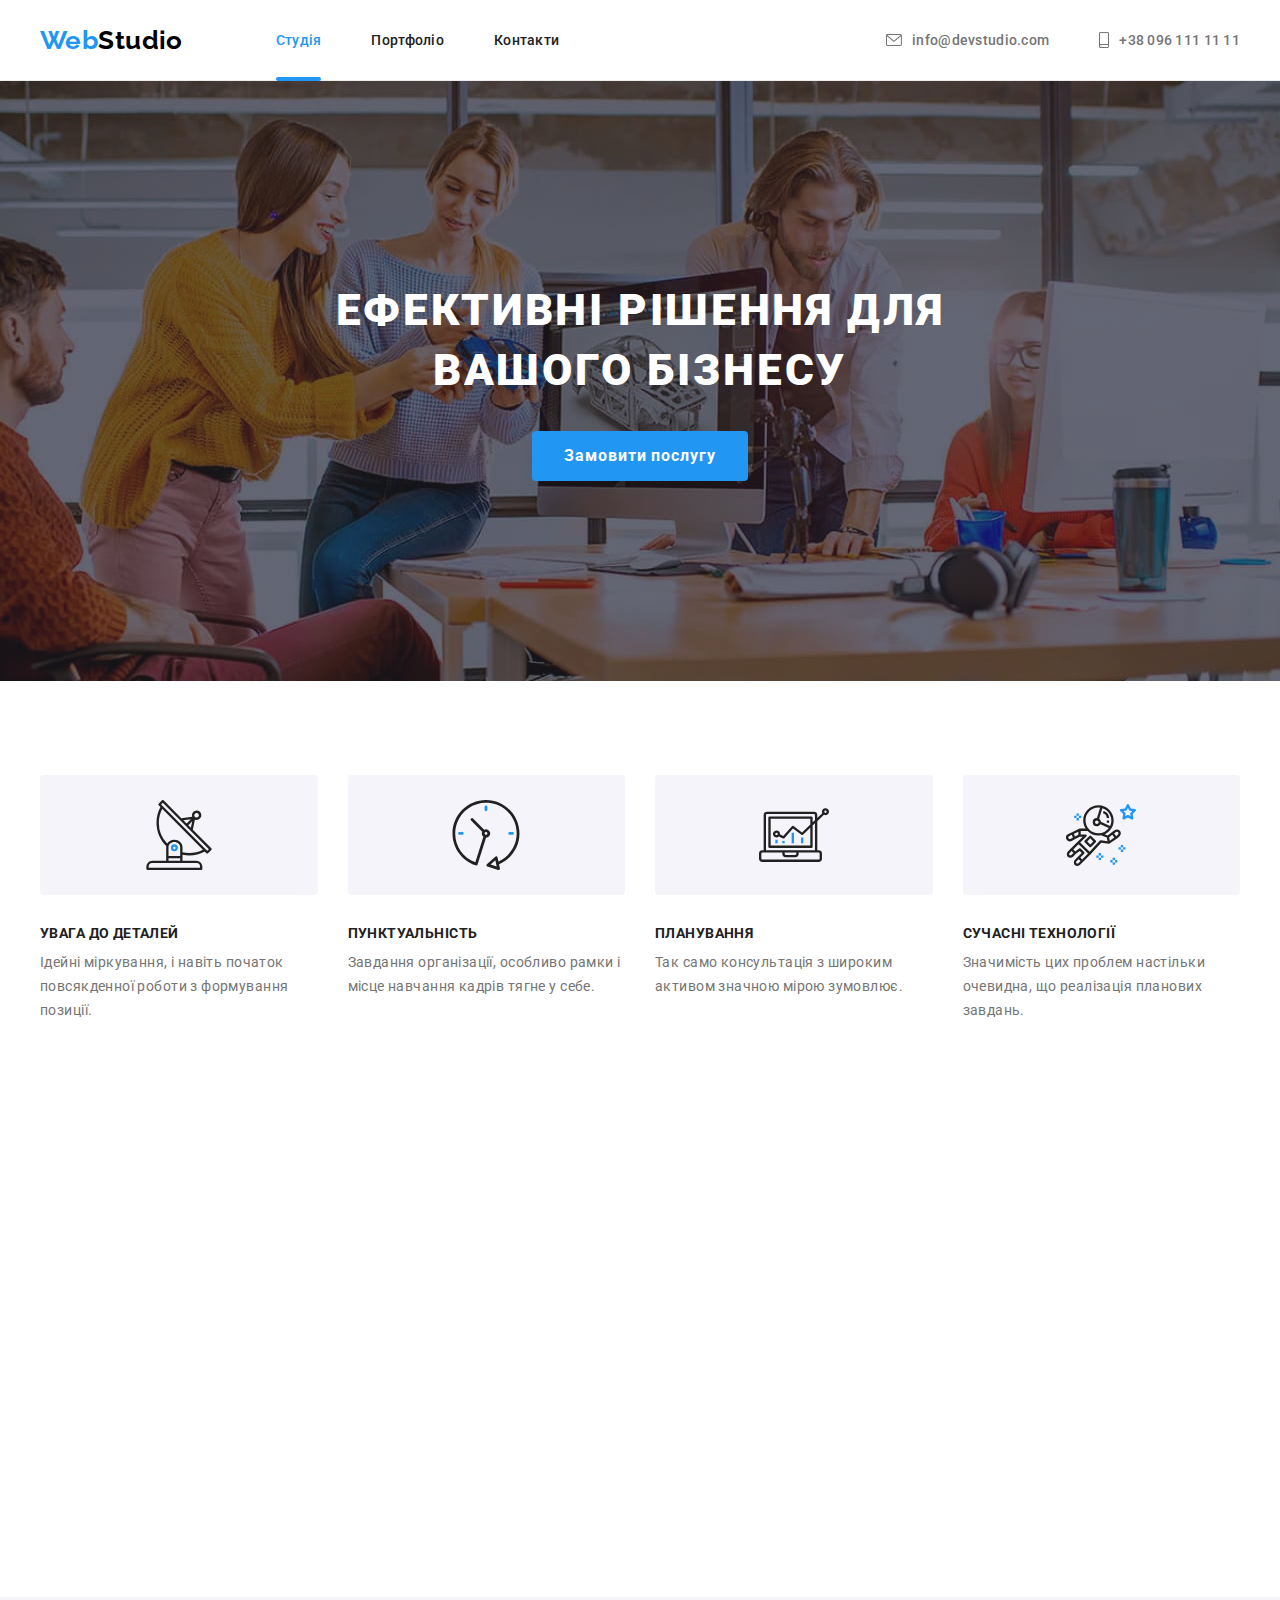
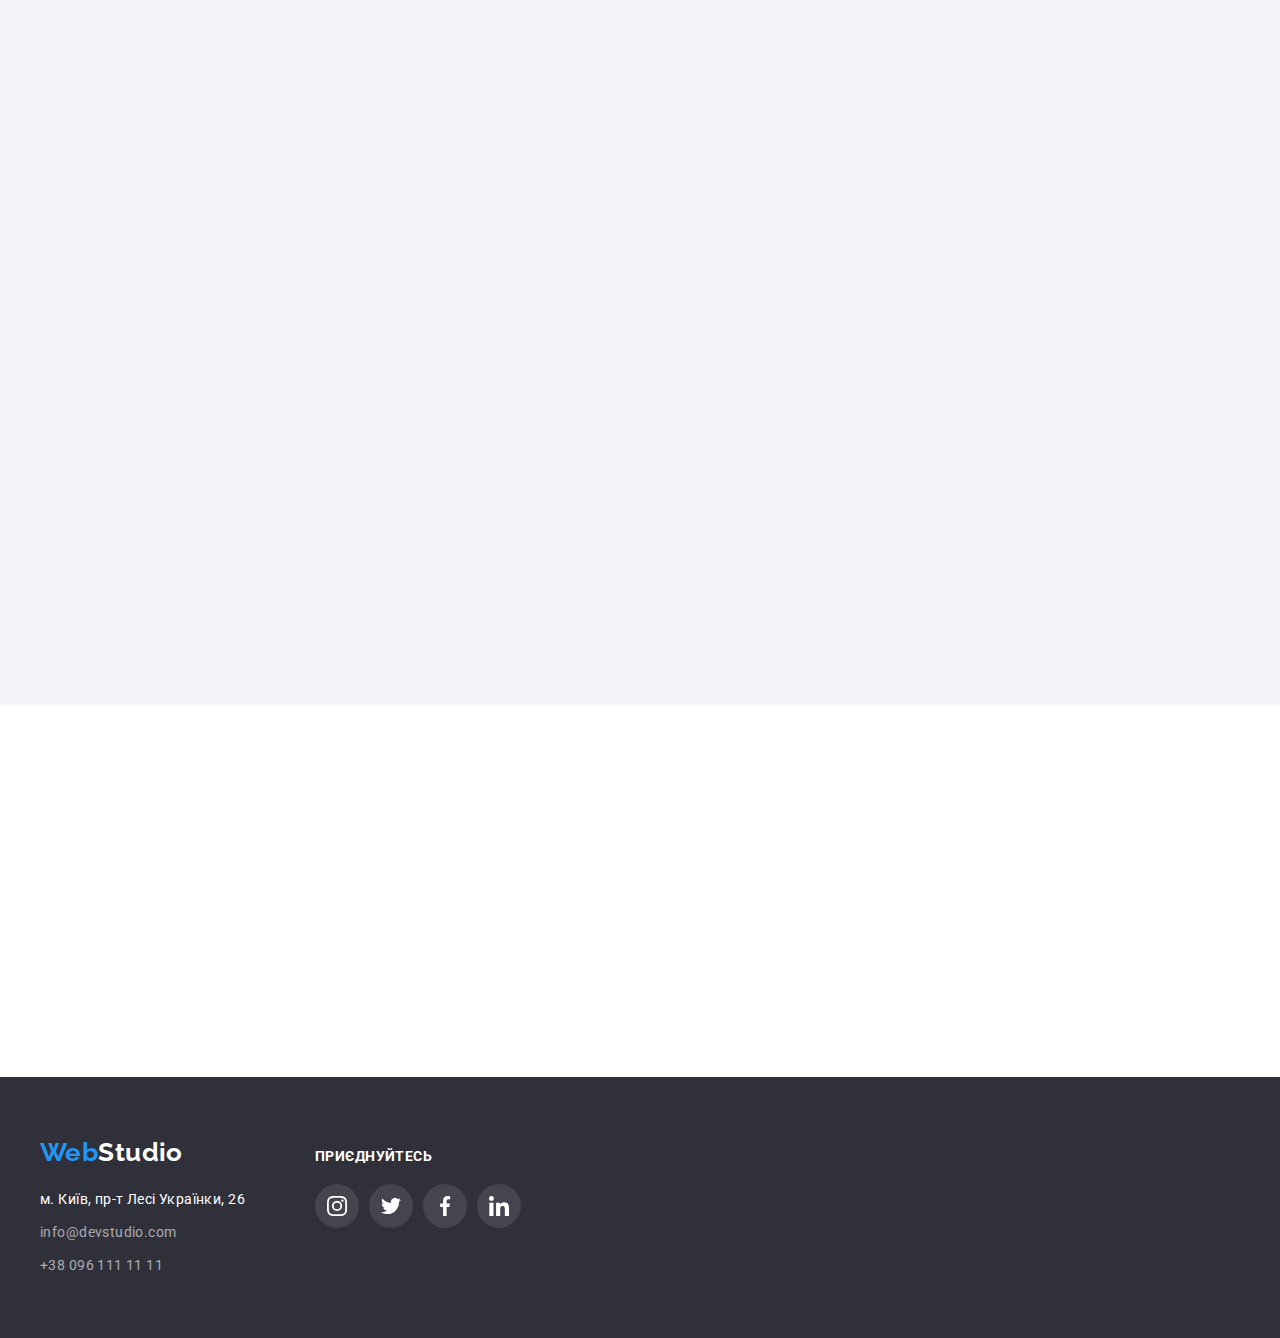
<file: index.html>
<!DOCTYPE html>
<html lang="uk">
  <head>
    <meta charset="UTF-8" />
    <meta http-equiv="X-UA-Compatible" content="IE=edge" />
    <meta name="viewport" content="width=device-width, initial-scale=1.0" />
    <title>Студія</title>
    <link rel="preconnect" href="https://fonts.googleapis.com" />
    <link rel="preconnect" href="https://fonts.gstatic.com" crossorigin />
    <link
      href="https://fonts.googleapis.com/css2?family=Raleway:wght@700&family=Roboto:wght@400;500;700;900&display=swap"
      rel="stylesheet"
    />
    <link
      rel="stylesheet"
      href="https://cdnjs.cloudflare.com/ajax/libs/modern-normalize/1.1.0/modern-normalize.min.css"
      integrity="sha512-wpPYUAdjBVSE4KJnH1VR1HeZfpl1ub8YT/NKx4PuQ5NmX2tKuGu6U/JRp5y+Y8XG2tV+wKQpNHVUX03MfMFn9Q=="
      crossorigin="anonymous"
      referrerpolicy="no-referrer"
    />
    <link href="https://unpkg.com/aos@2.3.1/dist/aos.css" rel="stylesheet" />
    <link
      rel="stylesheet"
      href="https://cdnjs.cloudflare.com/ajax/libs/animate.css/4.1.1/animate.min.css"
    />
    <link rel="stylesheet" href="./css/styles.css" />
  </head>
  <body>
    <!--Верхня лінія-->
    <header class="page-header">
      <div class="container header-container">
        <a hreaf="./index.html" class="logo-header"
          ><span class="web">Web</span>Studio</a
        >
        <nav class="navigation">
          <ul class="header-nav">
            <li class="item">
              <a class="header-nav-link current" href="./index.html">Студія</a>
            </li>
            <li class="item">
              <a class="header-nav-link" href="./portfolio.html">Портфоліо</a>
            </li>
            <li class="item">
              <a class="header-nav-link" href="#">Контакти</a>
            </li>
          </ul>
        </nav>
        <ul class="adress-header">
          <li class="item">
            <a class="adress-header-link" href="mailto:info@devstudio.com">
              <svg class="icon-mailto">
                <use
                  href="./img/icons.svg#icon-envelope-hover"
                  width="16"
                  height="12"
                ></use>
              </svg>
              info@devstudio.com</a
            >
          </li>
          <li class="item">
            <a class="adress-header-link" href="tel:+380961111111">
              <svg class="icon-smartphone">
                <use
                  href="./img/icons.svg#icon-smartphone"
                  width="10"
                  height="16"
                ></use>
              </svg>
              +38 096 111 11 11</a
            >
          </li>
        </ul>
      </div>
    </header>
    <main>
      <!--ШАПКА-->
      <section class="hero">
        <div class="container">
          <h1 class="hero-title animate__animated animate__flipInX">
            Ефективні рішення для вашого бізнесу
          </h1>
          <button class="header-btn" type="button" data-modal-open>
            Замовити послугу
          </button>
        </div>
      </section>
      <!--ОСОБЛИВОСТІ-->
      <section class="about section">
        <div class="container">
          <h2 class="visually-hidden" hidden>Особливості</h2>
          <ul class="link-item-text">
            <li class="link-item">
              <div class="about-icon">
                <svg class="antenna-icon" width="70" height="70">
                  <use href="./img/icons.svg#icon-antenna-1"></use>
                </svg>
              </div>
              <h3 class="about-title">УВАГА ДО ДЕТАЛЕЙ</h3>
              <p class="about-subtitle">
                Ідейні міркування, і навіть початок повсякденної роботи з
                формування позиції.
              </p>
            </li>
            <li class="link-item">
              <div class="about-icon">
                <svg class="antenna-icon" width="70" height="70">
                  <use href="./img/icons.svg#icon-clock-1"></use>
                </svg>
              </div>
              <h3 class="about-title">ПУНКТУАЛЬНІСТЬ</h3>
              <p class="about-subtitle">
                Завдання організації, особливо рамки і місце навчання кадрів
                тягне у себе.
              </p>
            </li>
            <li class="link-item">
              <div class="about-icon">
                <svg class="antenna-icon" width="70" height="70">
                  <use href="./img/icons.svg#icon-diagram-1"></use>
                </svg>
              </div>
              <h3 class="about-title">ПЛАНУВАННЯ</h3>
              <p class="about-subtitle">
                Так само консультація з широким активом значною мірою зумовлює.
              </p>
            </li>
            <li class="link-item">
              <div class="about-icon">
                <svg class="antenna-icon" width="70" height="70">
                  <use href="./img/icons.svg#icon-astronaut-1"></use>
                </svg>
              </div>
              <h3 class="about-title">СУЧАСНІ ТЕХНОЛОГІЇ</h3>
              <p class="about-subtitle">
                Значимість цих проблем настільки очевидна, що реалізація
                планових завдань.
              </p>
            </li>
          </ul>
        </div>
      </section>
      <!--ЧИМ МИ ЗАЙМАЄМОСЬ-->
      <section class="examples section">
        <div class="container">
          <h2 class="title" data-aos="flip-up">Чим ми займаємося</h2>
          <ul class="link-examples">
            <li>
              <div
                class="examples-label"
                data-aos="flip-left"
                data-aos-easing="ease-out-cubic"
                data-aos-duration="2000"
              >
                <img src="./img/box 1.jpg" width="370" heigh="294" alt="box1" />
                <p class="examples-text">Десктопні додатки</p>
              </div>
            </li>
            <li>
              <div
                class="examples-label"
                data-aos="flip-left"
                data-aos-easing="ease-out-cubic"
                data-aos-duration="2000"
              >
                <img src="./img/box 2.jpg" width="370" heigh="294" alt="box2" />
                <p class="examples-text">Мобільні додатки</p>
              </div>
            </li>
            <li>
              <div
                class="examples-label"
                data-aos="flip-left"
                data-aos-easing="ease-out-cubic"
                data-aos-duration="2000"
              >
                <img src="./img/img.jpg" width="370" heigh="294" alt="img" />
                <p class="examples-text">Дизайнерські рішення</p>
              </div>
            </li>
          </ul>
        </div>
      </section>
      <!--НАША КОМАНДА-->
      <section class="team section">
        <div class="container">
          <h2 class="title" data-aos="flip-up">Наша команда</h2>
          <ul class="link-team">
            <li class="link-photo" data-aos="flip-left">
              <img
                src="./img/man1.jpg"
                width="270"
                heigh="260"
                alt="Ігор Дем'яненко"
              />
              <div class="photo-team">
                <h3 class="team-tittle">Ігор Дем'яненко</h3>
                <p class="team-subtitle" lang="en">Product Designer</p>
                <ul class="team-icons-list">
                  <li class="team-icons-item">
                    <a class="team-icons-link" href="#">
                      <svg class="team-icons-sign" width="20" height="20">
                        <use href="./img/icons.svg#icon-instagram-2"></use>
                      </svg>
                    </a>
                  </li>
                  <li class="team-icons-item">
                    <a class="team-icons-link" href="#">
                      <svg class="team-icons-sign" width="20" height="20">
                        <use href="./img/icons.svg#icon-twitter-1"></use>
                      </svg>
                    </a>
                  </li>
                  <li class="team-icons-item">
                    <a class="team-icons-link" href="#">
                      <svg class="team-icons-sign" width="20" height="20">
                        <use href="./img/icons.svg#icon-facebook-1"></use>
                      </svg>
                    </a>
                  </li>
                  <li class="team-icons-item">
                    <a class="team-icons-link" href="#">
                      <svg class="team-icons-sign" width="20" height="20">
                        <use href="./img/icons.svg#icon-linkedin-1"></use>
                      </svg>
                    </a>
                  </li>
                </ul>
              </div>
            </li>
            <li class="link-photo" data-aos="flip-right">
              <img
                src="./img/women2.jpg"
                width="270"
                heigh="260"
                alt="Ольга Рєпіна"
              />
              <div class="photo-team">
                <h3 class="team-tittle">Ольга Рєпіна</h3>
                <p class="team-subtitle" lang="en">Frontend Developer</p>
                <ul class="team-icons-list">
                  <li class="team-icons-item">
                    <a class="team-icons-link" href="#">
                      <svg class="team-icons-sign" width="20" height="20">
                        <use href="./img/icons.svg#icon-instagram-2"></use>
                      </svg>
                    </a>
                  </li>
                  <li class="team-icons-item">
                    <a class="team-icons-link" href="#">
                      <svg class="team-icons-sign" width="20" height="20">
                        <use href="./img/icons.svg#icon-twitter-1"></use>
                      </svg>
                    </a>
                  </li>
                  <li class="team-icons-item">
                    <a class="team-icons-link" href="#">
                      <svg class="team-icons-sign" width="20" height="20">
                        <use href="./img/icons.svg#icon-facebook-1"></use>
                      </svg>
                    </a>
                  </li>
                  <li class="team-icons-item">
                    <a class="team-icons-link" href="#">
                      <svg class="team-icons-sign" width="20" height="20">
                        <use href="./img/icons.svg#icon-linkedin-1"></use>
                      </svg>
                    </a>
                  </li>
                </ul>
              </div>
            </li>
            <li class="link-photo" data-aos="flip-left">
              <img
                src="./img/man3.jpg"
                width="270"
                heigh="260"
                alt="Микола Тарасов"
              />
              <div class="photo-team">
                <h3 class="team-tittle">Микола Тарасов</h3>
                <p class="team-subtitle" lang="en">Marketing</p>
                <ul class="team-icons-list">
                  <li class="team-icons-item">
                    <a class="team-icons-link" href="#">
                      <svg class="team-icons-sign" width="20" height="20">
                        <use href="./img/icons.svg#icon-instagram-2"></use>
                      </svg>
                    </a>
                  </li>
                  <li class="team-icons-item">
                    <a class="team-icons-link" href="#">
                      <svg class="team-icons-sign" width="20" height="20">
                        <use href="./img/icons.svg#icon-twitter-1"></use>
                      </svg>
                    </a>
                  </li>
                  <li class="team-icons-item">
                    <a class="team-icons-link" href="#">
                      <svg class="team-icons-sign" width="20" height="20">
                        <use href="./img/icons.svg#icon-facebook-1"></use>
                      </svg>
                    </a>
                  </li>
                  <li class="team-icons-item">
                    <a class="team-icons-link" href="#">
                      <svg class="team-icons-sign" width="20" height="20">
                        <use href="./img/icons.svg#icon-linkedin-1"></use>
                      </svg>
                    </a>
                  </li>
                </ul>
              </div>
            </li>
            <li class="link-photo" data-aos="flip-right">
              <img
                src="./img/man4.jpg"
                width="270"
                heigh="260"
                alt="Михайло Єрмаков"
              />
              <div class="photo-team">
                <h3 class="team-tittle">Михайло Єрмаков</h3>
                <p class="team-subtitle" lang="en">UI Designer</p>
                <ul class="team-icons-list">
                  <li class="team-icons-item">
                    <a class="team-icons-link" href="#">
                      <svg class="team-icons-sign" width="20" height="20">
                        <use href="./img/icons.svg#icon-instagram-2"></use>
                      </svg>
                    </a>
                  </li>
                  <li class="team-icons-item">
                    <a class="team-icons-link" href="#">
                      <svg class="team-icons-sign" width="20" height="20">
                        <use href="./img/icons.svg#icon-twitter-1"></use>
                      </svg>
                    </a>
                  </li>
                  <li class="team-icons-item">
                    <a class="team-icons-link" href="#">
                      <svg class="team-icons-sign" width="20" height="20">
                        <use href="./img/icons.svg#icon-facebook-1"></use>
                      </svg>
                    </a>
                  </li>
                  <li class="team-icons-item">
                    <a class="team-icons-link" href="#">
                      <svg class="team-icons-sign" width="20" height="20">
                        <use href="./img/icons.svg#icon-linkedin-1"></use>
                      </svg>
                    </a>
                  </li>
                </ul>
              </div>
            </li>
          </ul>
        </div>
      </section>
      <!--ПОСТІЙНІ КЛІЄНТИ-->
      <section class="section customers">
        <div class="container">
          <h2 class="title" data-aos="flip-up">Постійні клієнти</h2>
          <ul class="customers-list">
            <li
              class="client-item"
              data-aos="flip-left"
              data-aos-easing="ease-out-cubic"
              data-aos-duration="2000"
            >
              <a class="client-link" href="#">
                <svg class="client-icon" width="106" height="60">
                  <use href="./img/icons.svg#icon-Logo"></use>
                </svg>
              </a>
            </li>
            <li
              class="client-item"
              data-aos="flip-left"
              data-aos-easing="ease-out-cubic"
              data-aos-duration="2000"
            >
              <a class="client-link" href="#">
                <svg class="client-icon" width="106" height="60">
                  <use href="./img/icons.svg#icon-Logo-2"></use>
                </svg>
              </a>
            </li>
            <li
              class="client-item"
              data-aos="flip-left"
              data-aos-easing="ease-out-cubic"
              data-aos-duration="2000"
            >
              <a class="client-link" href="#">
                <svg class="client-icon" width="106" height="60">
                  <use href="./img/icons.svg#icon-Logo-3"></use>
                </svg>
              </a>
            </li>
            <li
              class="client-item"
              data-aos="flip-left"
              data-aos-easing="ease-out-cubic"
              data-aos-duration="2000"
            >
              <a class="client-link" href="#">
                <svg class="client-icon" width="106" height="60">
                  <use href="./img/icons.svg#icon-Logo-4"></use>
                </svg>
              </a>
            </li>
            <li
              class="client-item"
              data-aos="flip-left"
              data-aos-easing="ease-out-cubic"
              data-aos-duration="2000"
            >
              <a class="client-link" href="#">
                <svg class="client-icon" width="106" height="60">
                  <use href="./img/icons.svg#icon-Logo-5"></use>
                </svg>
              </a>
            </li>
            <li
              class="client-item"
              data-aos="flip-left"
              data-aos-easing="ease-out-cubic"
              data-aos-duration="2000"
            >
              <a class="client-link" href="#">
                <svg class="client-icon" width="106" height="60">
                  <use href="./img/icons.svg#icon-Logo-6"></use>
                </svg>
              </a>
            </li>
          </ul>
        </div>
      </section>
    </main>
    <!--КОНТАКТИ-->
    <footer class="footer">
      <div class="container">
        <div class="wrapper">
          <a hreaf="./index.html" class="logo-footer"
            ><span class="web">Web</span>Studio</a
          >
          <address class="contacts-address">
            <ul class="footer-nav">
              <li class="contacts-item">
                <a
                  class="footer-nav-address"
                  href="https://goo.gl/maps/SYEKKBxRii6qYseB9"
                  target="_blank"
                  rel="noopener noreferrer"
                  >м. Київ, пр-т Лесі Українки, 26
                </a>
              </li>
              <li class="contacts-item">
                <a class="footer-nav-link" href="mailto:info@devstudio.com"
                  >info@devstudio.com
                </a>
              </li>
              <li class="contacts-item">
                <a class="footer-nav-link" href="tel:+380961111111 "
                  >+38 096 111 11 11
                </a>
              </li>
            </ul>
          </address>
        </div>
        <div class="social-container">
          <p class="footer-text">Приєднуйтесь</p>
          <ul class="footer-social-list">
            <li class="footer-social-item">
              <a class="footer-social-link" href="#">
                <svg class="footer-social-sign" width="20" height="20">
                  <use href="./img/icons.svg#icon-instagram-2"></use>
                </svg>
              </a>
            </li>
            <li class="footer-social-item">
              <a class="footer-social-link" href="#">
                <svg class="footer-social-sign" width="20" height="20">
                  <use href="./img/icons.svg#icon-twitter-1"></use>
                </svg>
              </a>
            </li>
            <li class="footer-social-item">
              <a class="footer-social-link" href="#">
                <svg class="footer-social-sign" width="20" height="20">
                  <use href="./img/icons.svg#icon-facebook-1"></use>
                </svg>
              </a>
            </li>
            <li class="footer-social-item">
              <a class="footer-social-link" href="#">
                <svg class="footer-social-sign" width="20" height="20">
                  <use href="./img/icons.svg#icon-linkedin-1"></use>
                </svg>
              </a>
            </li>
          </ul>
        </div>
      </div>
    </footer>
    <div class="backdrop is-hidden" data-modal>
      <div class="modal">
        <button type="button" class="modal-close" data-modal-close>
          <svg class="modal-close-icon" width="18" height="18">
            <use href="./img/icons.svg#icon-close-black-18dp-2-1"></use>
          </svg>
        </button>
      </div>
    </div>
    <script src="https://unpkg.com/aos@2.3.1/dist/aos.js"></script>
    <script>
      AOS.init();
    </script>
    <script src="./js/modal.js"></script>
  </body>
</html>
</file>
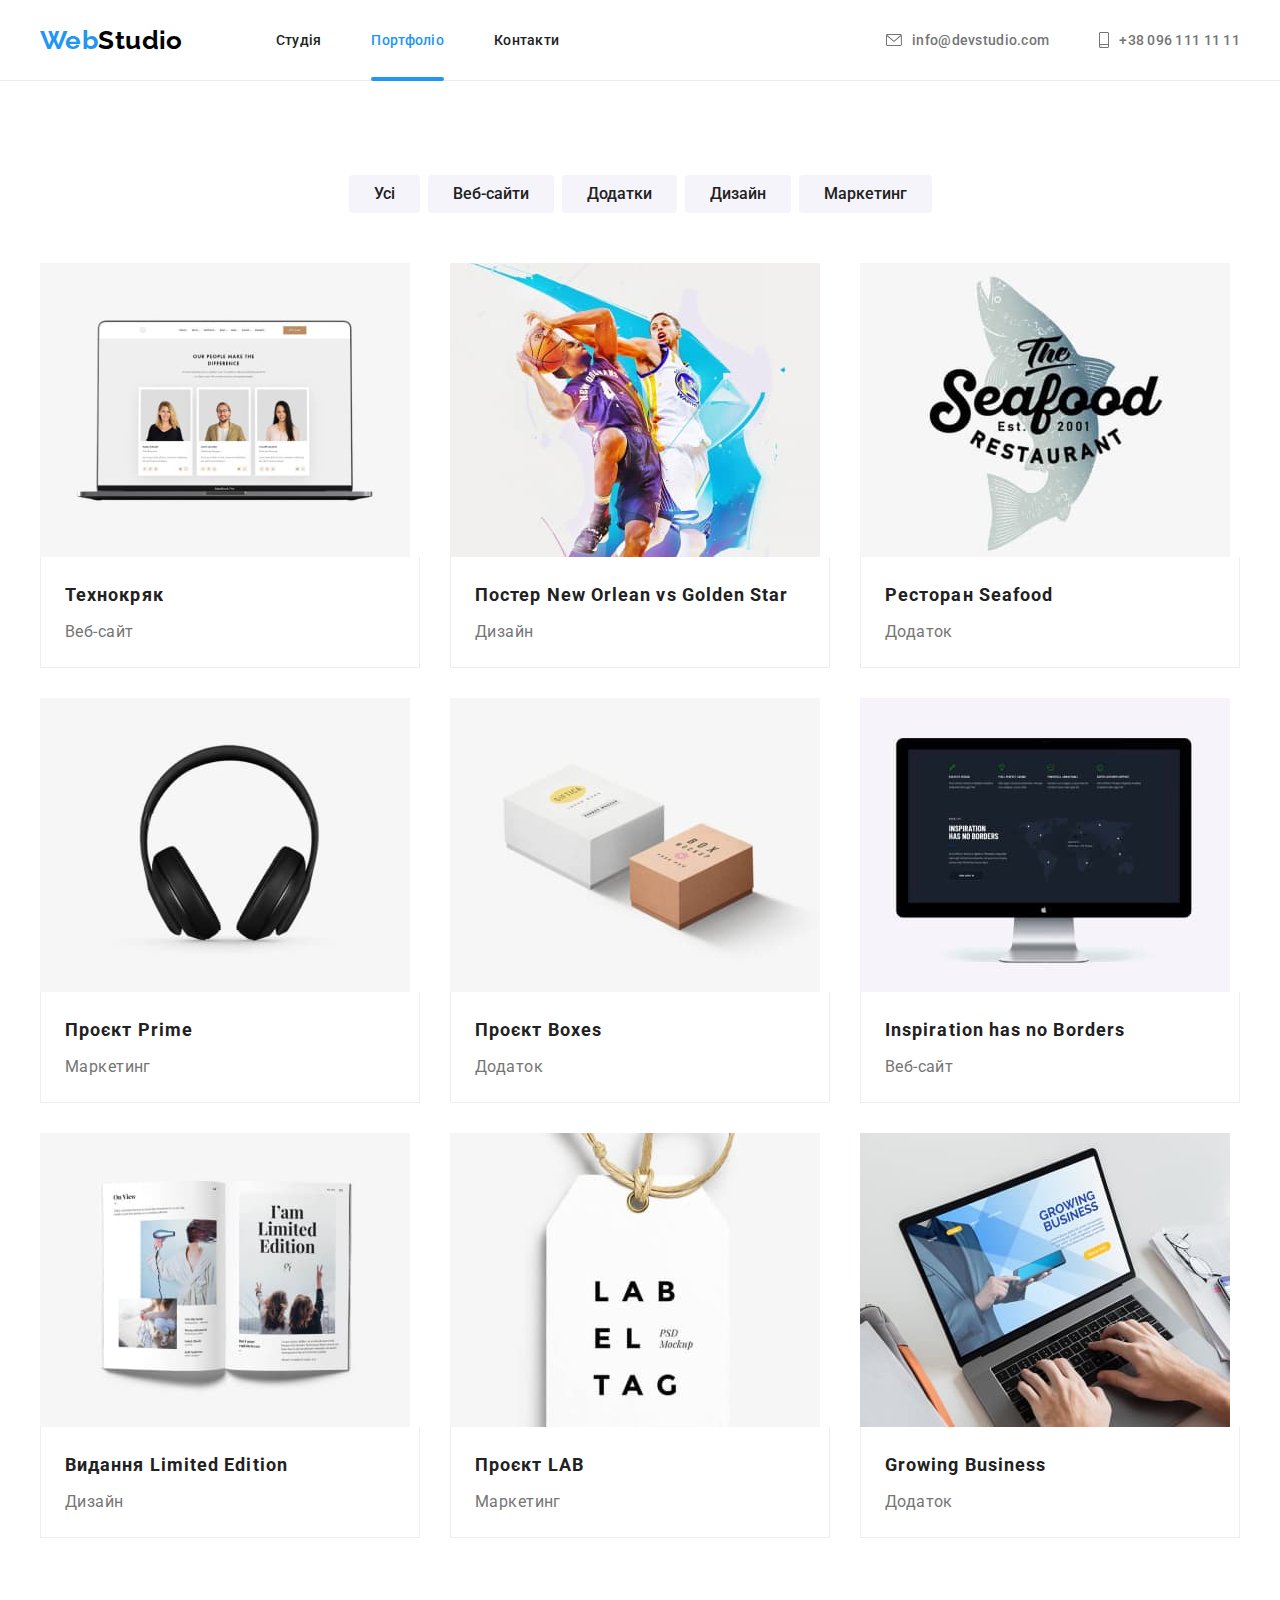
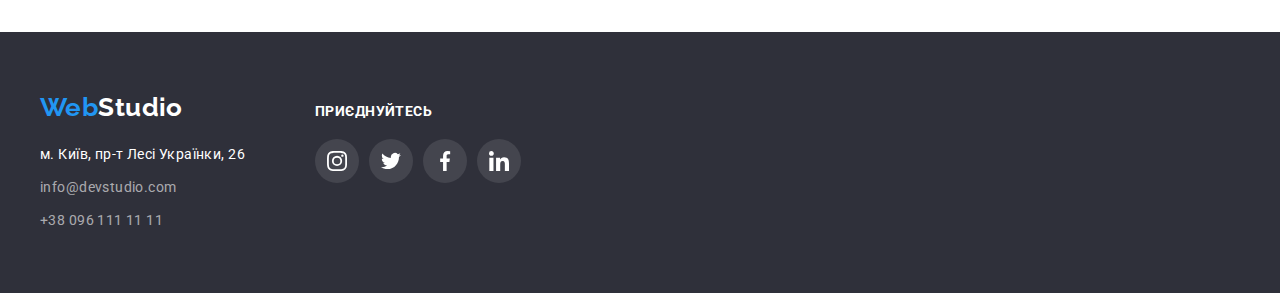
<file: portfolio.html>
<!DOCTYPE html>
<html lang="uk">
  <head>
    <meta charset="UTF-8" />
    <meta http-equiv="X-UA-Compatible" content="IE=edge" />
    <meta name="viewport" content="width=device-width, initial-scale=1.0" />
    <title>Студія</title>
    <link rel="preconnect" href="https://fonts.googleapis.com" />
    <link rel="preconnect" href="https://fonts.gstatic.com" crossorigin />
    <link
      href="https://fonts.googleapis.com/css2?family=Raleway:wght@700&family=Roboto:wght@400;500;700;900&display=swap"
      rel="stylesheet"
    />
    <link
      rel="stylesheet"
      href="https://cdnjs.cloudflare.com/ajax/libs/modern-normalize/1.1.0/modern-normalize.min.css"
      integrity="sha512-wpPYUAdjBVSE4KJnH1VR1HeZfpl1ub8YT/NKx4PuQ5NmX2tKuGu6U/JRp5y+Y8XG2tV+wKQpNHVUX03MfMFn9Q=="
      crossorigin="anonymous"
      referrerpolicy="no-referrer"
    />
    <link href="https://unpkg.com/aos@2.3.1/dist/aos.css" rel="stylesheet" />
    <link
      rel="stylesheet"
      href="https://cdnjs.cloudflare.com/ajax/libs/animate.css/4.1.1/animate.min.css"
    />
    <link rel="stylesheet" href="./css/styles.css" />
  </head>
  <body>
    <!--Верхня лінія-->
    <header class="page-header">
      <div class="container header-container">
        <a hreaf="./index.html" class="logo-header"
          ><span class="web">Web</span>Studio</a
        >
        <nav class="navigation">
          <ul class="header-nav">
            <li class="item">
              <a class="header-nav-link" href="./index.html">Студія</a>
            </li>
            <li class="item">
              <a class="header-nav-link current" href="./portfolio.html"
                >Портфоліо</a
              >
            </li>
            <li class="item">
              <a class="header-nav-link" href="#">Контакти</a>
            </li>
          </ul>
        </nav>
        <ul class="adress-header">
          <li class="item">
            <a class="adress-header-link" href="mailto:info@devstudio.com">
              <svg class="icon-mailto">
                <use
                  href="./img/icons.svg#icon-envelope-hover"
                  width="16"
                  height="12"
                ></use>
              </svg>
              info@devstudio.com</a
            >
          </li>
          <li class="item">
            <a class="adress-header-link" href="tel:+380961111111">
              <svg class="icon-smartphone">
                <use
                  href="./img/icons.svg#icon-smartphone"
                  width="10"
                  height="16"
                ></use>
              </svg>
              +38 096 111 11 11</a
            >
          </li>
        </ul>
      </div>
    </header>
    <main>
      <!--Портфоліо-->
      <section class="portfolio-nav section">
        <div class="container">
          <h1 class="visually-hidden" hidden>Портфоліо</h1>
          <ul class="link-filter-btn">
            <li>
              <button class="filter-btn" type="button">Усі</button>
            </li>
            <li>
              <button class="filter-btn" type="button">Веб-сайти</button>
            </li>
            <li>
              <button class="filter-btn" type="button">Додатки</button>
            </li>
            <li>
              <button class="filter-btn" type="button">Дизайн</button>
            </li>
            <li>
              <button class="filter-btn" type="button">Маркетинг</button>
            </li>
          </ul>
          <ul class="gallery">
            <li class="gallery-list animate__animated animate__fadeInTopLeft">
              <a href="#" class="project-link">
                <div class="project-top-wrap">
                  <img
                    src="./img/img технокряк.jpg"
                    width="370"
                    ;
                    height="294"
                    ;
                    alt="Технокряк"
                  />
                  <p class="project-top-text">
                    Ресурс пропонує комплексні пропозиції з різним рівнем
                    функціоналу та сервісів. Все це дозволить відвідувачу
                    отримати вичерпні відомості про компанію чи приватну особу.
                  </p>
                </div>
                <div class="gallery-tittle">
                  <h2 class="project-tittle">Технокряк</h2>
                  <p class="project-type">Веб-сайт</p>
                </div>
              </a>
            </li>
            <li class="gallery-list animate__animated animate__fadeInDown">
              <a href="#" class="project-link">
                <div class="project-top-wrap">
                  <img
                    src="./img/img постер 2.jpg"
                    width="370"
                    ;
                    height="294"
                    left="614"
                    ;
                    alt="Постер New Orlean vs Golden Star"
                  />
                  <p class="project-top-text">
                    Lorem ipsum dolor sit amet consectetur adipisicing elit. Hic
                    velit voluptate placeat fuga doloremque vel qui voluptatum
                    ex id debitis expedita, modi sit quisquam, numquam eum magni
                    labore nostrum at.
                  </p>
                </div>
                <div class="gallery-tittle">
                  <h2 class="project-tittle">
                    Постер New Orlean vs Golden Star
                  </h2>
                  <p class="project-type">Дизайн</p>
                </div>
              </a>
            </li>
            <li class="gallery-list animate__animated animate__fadeInTopRight">
              <a href="#" class="project-link">
                <div class="project-top-wrap">
                  <img
                    src="./img/img ресторан.jpg"
                    width="370"
                    ;
                    height="294"
                    ;
                    alt="Ресторан Seafood"
                  />
                  <p class="project-top-text">
                    Lorem ipsum dolor sit amet consectetur adipisicing elit. Hic
                    velit voluptate placeat fuga doloremque vel qui voluptatum
                    ex id debitis expedita, modi sit quisquam, numquam eum magni
                    labore nostrum at.
                  </p>
                </div>
                <div class="gallery-tittle">
                  <h2 class="project-tittle">Ресторан Seafood</h2>
                  <p class="project-type">Додаток</p>
                </div>
              </a>
            </li>
            <li class="gallery-list animate__animated animate__fadeInTopLeft">
              <a href="#" class="project-link">
                <div class="project-top-wrap">
                  <img
                    src="./img/навушники.jpg"
                    width="370"
                    ;
                    height="294"
                    ;
                    alt="Проєкт Prime"
                  />
                  <p class="project-top-text">
                    Lorem ipsum dolor sit amet consectetur adipisicing elit. Hic
                    velit voluptate placeat fuga doloremque vel qui voluptatum
                    ex id debitis expedita, modi sit quisquam, numquam eum magni
                    labore nostrum at.
                  </p>
                </div>
                <div class="gallery-tittle">
                  <h2 class="project-tittle">Проєкт Prime</h2>
                  <p class="project-type">Маркетинг</p>
                </div>
              </a>
            </li>
            <li class="gallery-list">
              <a href="#" class="project-link">
                <div class="project-top-wrap">
                  <img
                    src="./img/img проєкт box.jpg"
                    width="370"
                    ;
                    height="294"
                    ;
                  />
                  <p class="project-top-text">
                    Lorem ipsum dolor sit amet consectetur adipisicing elit. Hic
                    velit voluptate placeat fuga doloremque vel qui voluptatum
                    ex id debitis expedita, modi sit quisquam, numquam eum magni
                    labore nostrum at.
                  </p>
                </div>
                <div class="gallery-tittle">
                  <h2 class="project-tittle">Проєкт Boxes</h2>
                  <p class="project-type">Додаток</p>
                </div>
              </a>
            </li>
            <li class="gallery-list animate__animated animate__fadeInTopRight">
              <a href="#" class="project-link">
                <div class="project-top-wrap">
                  <img
                    src="./img/img монітор.jpg"
                    width="370"
                    ;
                    height="294"
                    ;
                    alt="Inspiration has no Borders"
                  />
                  <p class="project-top-text">
                    Lorem ipsum dolor sit amet consectetur adipisicing elit. Hic
                    velit voluptate placeat fuga doloremque vel qui voluptatum
                    ex id debitis expedita, modi sit quisquam, numquam eum magni
                    labore nostrum at.
                  </p>
                </div>
                <div class="gallery-tittle">
                  <h2 class="project-tittle">Inspiration has no Borders</h2>
                  <p class="project-type">Веб-сайт</p>
                </div>
              </a>
            </li>
            <li class="gallery-list animate__animated animate__fadeInTopLeft">
              <a href="#" class="project-link">
                <div class="project-top-wrap">
                  <img
                    src="./img/img видання.jpg"
                    width="370"
                    ;
                    height="294"
                    ;
                    alt="Видання Limited Edition"
                  />
                  <p class="project-top-text">
                    Lorem ipsum dolor sit amet consectetur adipisicing elit. Hic
                    velit voluptate placeat fuga doloremque vel qui voluptatum
                    ex id debitis expedita, modi sit quisquam, numquam eum magni
                    labore nostrum at.
                  </p>
                </div>
                <div class="gallery-tittle">
                  <h2 class="project-tittle">Видання Limited Edition</h2>
                  <p class="project-type">Дизайн</p>
                </div>
              </a>
            </li>
            <li class="gallery-list animate__animated animate__fadeInUp">
              <a href="" class="project-link">
                <div class="project-top-wrap">
                  <img
                    src="./img/img проєкт лаб.jpg"
                    width="370"
                    ;
                    height="294"
                    ;
                    alt="Проєкт LAB"
                  />
                  <p class="project-top-text">
                    Lorem ipsum dolor sit amet consectetur adipisicing elit. Hic
                    velit voluptate placeat fuga doloremque vel qui voluptatum
                    ex id debitis expedita, modi sit quisquam, numquam eum magni
                    labore nostrum at.
                  </p>
                </div>
                <div class="gallery-tittle">
                  <h2 class="project-tittle">Проєкт LAB</h2>
                  <p class="project-type">Маркетинг</p>
                </div>
              </a>
            </li>
            <li class="gallery-list animate__animated animate__fadeInTopRight">
              <a href="" class="project-link">
                <div class="project-top-wrap">
                  <img
                    src="./img/img ноут.jpg"
                    width="370"
                    ;
                    height="294"
                    ;
                    alt="Growing Business"
                  />
                  <p class="project-top-text">
                    Lorem ipsum dolor sit amet consectetur adipisicing elit. Hic
                    velit voluptate placeat fuga doloremque vel qui voluptatum
                    ex id debitis expedita, modi sit quisquam, numquam eum magni
                    labore nostrum at.
                  </p>
                </div>
                <div class="gallery-tittle">
                  <h2 class="project-tittle">Growing Business</h2>
                  <p class="project-type">Додаток</p>
                </div>
              </a>
            </li>
          </ul>
        </div>
      </section>
    </main>
    <!--КОНТАКТИ-->
    <footer class="footer">
      <div class="container">
        <div class="wrapper">
          <a hreaf="./index.html" class="logo-footer"
            ><span class="web">Web</span>Studio</a
          >
          <address class="contacts-address">
            <ul class="footer-nav">
              <li class="contacts-item">
                <a
                  class="footer-nav-address"
                  href="https://goo.gl/maps/SYEKKBxRii6qYseB9"
                  target="_blank"
                  rel="noopener noreferrer"
                  >м. Київ, пр-т Лесі Українки, 26
                </a>
              </li>
              <li class="contacts-item">
                <a class="footer-nav-link" href="mailto:info@devstudio.com"
                  >info@devstudio.com
                </a>
              </li>
              <li class="contacts-item">
                <a class="footer-nav-link" href="tel:+380961111111 "
                  >+38 096 111 11 11
                </a>
              </li>
            </ul>
          </address>
        </div>
        <div class="social-container">
          <p class="footer-text">Приєднуйтесь</p>
          <ul class="footer-social-list">
            <li class="footer-social-item">
              <a class="footer-social-link" href="#">
                <svg class="footer-social-sign" width="20" height="20">
                  <use href="./img/icons.svg#icon-instagram-2"></use>
                </svg>
              </a>
            </li>
            <li class="footer-social-item">
              <a class="footer-social-link" href="#">
                <svg class="footer-social-sign" width="20" height="20">
                  <use href="./img/icons.svg#icon-twitter-1"></use>
                </svg>
              </a>
            </li>
            <li class="footer-social-item">
              <a class="footer-social-link" href="#">
                <svg class="footer-social-sign" width="20" height="20">
                  <use href="./img/icons.svg#icon-facebook-1"></use>
                </svg>
              </a>
            </li>
            <li class="footer-social-item">
              <a class="footer-social-link" href="#">
                <svg class="footer-social-sign" width="20" height="20">
                  <use href="./img/icons.svg#icon-linkedin-1"></use>
                </svg>
              </a>
            </li>
          </ul>
        </div>
      </div>
    </footer>
    <script src="https://unpkg.com/aos@2.3.1/dist/aos.js"></script>
    <script>
      AOS.init();
    </script>
  </body>
</html>
</file>
<file: css/styles.css>
:root {
  --primary-text-color: #757575;
  --tittle-text-color: #212121;
  --accent-color: #2196f3;
  --background-doc: #ffffff;
  --team-content-background: #f5f4fa;
  --header-background: #ffffff;
  --section-hero-background: #2f303a;
  --section-footer-background: #2f303a;
  --primary-white-color: #ffffff;
  --footer-color: rgba(255, 255, 255, 0.6);
  --background-btn: #188ce8;
  --text-shadow: rgba(0, 0, 0, 0.25);
  --logo-header-color: #000000;
  --color-icons: #afb1b8;
}
h1,
h2,
h3,
p {
  margin-top: 0px;
  margin-bottom: 0px;
}
ul {
  padding: 0;
  list-style: none;
  margin-bottom: 0px;
  margin-top: 0px;
}
body {
  margin: 0;
  font-family: "Roboto", sans-seerif;
  font-size: 14px;
  letter-spacing: 0.03em;
  color: var(--primary-text-color);
  background: var(--background-doc);
}
/* top line bg */
.web {
  font-style: normal;
  font-weight: 700;
  font-size: 26px;
  line-height: 1.1923;
  color: var(--accent-color);
}
.page-header {
  background-color: var(--header-background);
  text-decoration: none;
  border-bottom: 1px solid #ececec;
}
.container {
  width: 1200px;
  padding-left: 15px;
  padding-right: 15px;
  margin: 0 auto;
}
.header-container {
  display: flex;
  align-items: center;
  list-style: none;
  margin: 0 auto;
}
.navigation {
  margin-right: auto;
}
.logo-header {
  font-family: "Raleway", sans-serif;
  font-style: normal;
  font-weight: 700;
  font-size: 26px;
  line-height: 1.1923;
  color: var(--logo-header-color);
  margin-right: 93px;
}
.header-nav {
  margin: 0px;
  display: flex;
  gap: 50px;
  padding: 0px;
}
.header-nav-link {
  position: relative;
}
.current::after {
  content: "";
  position: absolute;
  display: block;
  left: 0;
  bottom: -1px;
  opacity: 1;
  width: 100%;
  height: 4px;
  background: #2196f3;
  border-radius: 2px;
  transition: opasity 250ms;
  transition-timing-function: cubic-bezier(0.4, 0, 0.2, 1);
}
.header-nav-link.current {
  color: #2196f3;
}
/* line-height/font-size = */
.header-nav-link {
  text-decoration: none;
  font-style: normal;
  font-weight: 500;
  line-height: 1.1428;
  letter-spacing: 0.02em;
  color: var(--tittle-text-color);
  font-size: 14px;
  display: block;
  padding-top: 32px;
  padding-bottom: 32px;
  transition-property: color;
  transition-duration: 250ms;
  transition-timing-function: cubic-bezier(0.4, 0, 0.2, 1);
}
.header-nav-link:hover,
.header-nav-link:focus {
  color: var(--accent-color);
}
.adress-header {
  margin: 0px;
  display: flex;
  gap: 50px;
  padding: 0px;
}
.adress-header-link {
  text-decoration: none;
  font-style: normal;
  font-weight: 500;
  line-height: 1.1428;
  letter-spacing: 0.02em;
  color: var(--primary-text-color);
  font-size: 14px;
  display: flex;
  padding-top: 32px;
  padding-bottom: 32px;
  align-items: center;
  transition: color 250ms cubic-bezier(0.4, 0, 0.2, 1);
}
.adress-header-link:hover,
.adress-header-link:focus {
  color: var(--accent-color);
}
.icon-mailto {
  width: 16px;
  height: 12px;
  margin-right: 10px;
  fill: currentColor;
}
.icon-smartphone {
  width: 10px;
  height: 16px;
  margin-right: 10px;
  fill: currentColor;
}
/* HERO */
.hero {
  background: var(--section-hero-background);
  text-align: center;
  padding-top: 200px;
  padding-bottom: 200px;
  background-image: linear-gradient(
      rgba(47, 48, 58, 0.4),
      rgba(47, 48, 58, 0.4)
    ),
    url(../img/hero.JPG);
  background-repeat: no-repeat;
  background-size: cover;
  background-position: center;
  max-width: 1600px;
  margin-left: auto;
  margin-right: auto;
}
.visually-hidden {
  position: absolute;
  white-space: nowrap;
  width: 1px;
  height: 1px;
  overflow: hidden;
  border: 0;
  padding: 0;
  clip: rect(0 0 0 0);
  clip-path: inset(50%);
  margin: -1px;
}
.hero-title {
  font-weight: 900;
  font-size: 44px;
  line-height: 1.3636;
  letter-spacing: 0.06em;
  text-transform: uppercase;
  color: var(--primary-white-color);
  width: 696px;
  margin: 0 auto;
  margin-bottom: 30px;
}
.header-btn {
  font-family: inherit;
  text-align: center;
  font-size: 16px;
  font-weight: 700;
  line-height: 1.875;
  letter-spacing: 0.06em;
  color: var(--primary-white-color);
  background-color: var(--accent-color);
  cursor: pointer;
  border: 0;
  border-radius: 4px;
  height: 50px;
  padding: 10px 32px;
  margin: 0 auto;
  transition: background-color 250ms cubic-bezier(0.4, 0, 0.2, 1);
}
.header-btn:hover,
.header-btn:focus {
  background: var(--background-btn);
}

.link-item-text {
  list-style: none;
  display: flex;
  gap: 30px;
  padding: 0;
  margin: 0;
}
.link-item {
  flex-basis: calc((100% - 90px) / 4);
}
.about-icon {
  display: flex;
  align-items: center;
  justify-content: center;
  background: var(--team-content-background);
  border-radius: 4px;
  height: 120px;
  margin-bottom: 30px;
}
.about-title {
  font-weight: 700;
  font-size: 14px;
  line-height: 1.1428;
  text-transform: uppercase;
  color: var(--tittle-text-color);
  margin: 0;
  padding-bottom: 10px;
}
.about-subtitle {
  line-height: 1.7142;
  margin: 0;
  color: var(--primary-text-color);
}
/* Section bg */
.section {
  padding-top: 94px;
  padding-bottom: 94px;
}
.section.examples {
  padding-top: 0;
}
.examples-label {
  position: relative;
  width: 370px;
}
.examples-text {
  position: absolute;
  font-style: normal;
  font-weight: 700;
  font-size: 14px;
  line-height: 1.1428;
  text-align: center;
  letter-spacing: 0.03em;
  text-transform: uppercase;
  color: var(--primary-white-color);
  display: flex;
  align-items: center;
  justify-content: center;
  background: rgba(47, 48, 58, 0.8);
  bottom: 0;
  right: 0;
  left: 0;
  padding-top: 27px;
  padding-bottom: 27px;
}
.link-examples {
  list-style: none;
  display: flex;
  gap: 30px;
  padding: 0;
  margin: 0;
}
/*TEAM*/
.team {
  background: var(--team-content-background);
}
.link-team {
  list-style: none;
  display: flex;
  gap: 30px;
  min-width: 270px;
  padding: 0;
  margin: 0;
}
.link-photo {
  flex-basis: calc((100% - 90px) / 4);
  background: var(--background-doc);
  box-shadow: 0px 1px 3px rgba(0, 0, 0, 0.12), 0px 1px 1px rgba(0, 0, 0, 0.14),
    0px 2px 1px rgba(0, 0, 0, 0.2);
  border-radius: 0px 0px 4px 4px;
}
.photo-team {
  padding: 30px 10px;
  transition: transform 250ms;
  transition-timing-function: cubic-bezier(0.4, 0, 0.2, 1);
}
.title {
  font-weight: 700;
  font-size: 36px;
  line-height: 1.1666;
  text-align: center;
  color: var(--tittle-text-color);
  margin-bottom: 50px;
  padding: 0px;
}
.team-tittle {
  font-weight: 500;
  font-size: 16px;
  line-height: 1.1875;
  text-align: center;
  color: var(--tittle-text-color);
  margin-bottom: 10px;
}
.team-subtitle {
  font-size: 16px;
  line-height: 1.1875;
  text-align: center;
  margin-bottom: 16px;
}
/*SOCIAL LINK*/
.team-icons-list {
  display: flex;
  justify-content: center;
  gap: 10px;
}
.team-icons-item {
  width: 44px;
  height: 44px;
  gap: 10px;
}
.team-icons-link {
  width: 100%;
  height: 100%;
  background: var(--background-doc);
  border-radius: 50%;
  display: flex;
  align-items: center;
  justify-content: center;
  color: var(--color-icons);
  transition: background-color 250ms cubic-bezier(0.4, 0, 0.2, 1),
    color 250ms cubic-bezier(0.4, 0, 0.2, 1);
}
.team-icons-sign {
  fill: currentColor;
}
.team-icons-link:hover,
.team-icons-link:focus {
  background-color: var(--accent-color);
  color: #ffffff;
}
/*ПОСТІЙНІ КЛІЄНТИ*/

.customers-list {
  list-style: none;
  display: flex;
  align-items: center;
  gap: 30px;
  padding: 0;
}
.client-item {
  display: flex;
  justify-content: center;
  height: 92px;
  flex-basis: calc((100% - 150px) / 6);
}
.client-icon {
  fill: var(--color-icons);
  transition: fill 250ms cubic-bezier(0.4, 0, 0.2, 1);
}
.client-link {
  display: flex;
  align-items: center;
  justify-content: center;
  width: 100%;
  height: 100%;
  border-radius: 4px;
  border: 1px solid var(--color-icons);
  fill: var(--color-icons);
  transition: border-color 250ms cubic-bezier(0.4, 0, 0.2, 1);
}
.client-link:hover,
.client-link:focus {
  border-color: var(--accent-color);
  cursor: pointer;
}

.client-link:hover .client-icon,
.client-link:focus .client-icon {
  fill: var(--accent-color);
}

/*FOOTER*/

.footer {
  background: var(--section-footer-background);
  padding-top: 60px;
  padding-bottom: 60px;
}
.logo-footer {
  font-family: "Raleway", sans-serif;
  font-weight: 700;
  font-size: 26px;
  line-height: 31px;
  color: var(--primary-white-color);
  display: inline-block;
  margin: 0 auto;
  margin-bottom: 20px;
}
.contacts-item:not(:last-child) {
  margin-bottom: 9px;
}
.footer-nav {
  font-style: normal;
  list-style: none;
  background: var(--section-footer-background);
  margin: 0;
  padding: 0;
}
.footer-nav-address {
  line-height: 1.7142;
  list-style: none;
  text-decoration: none;
  color: var(--primary-white-color);
  transition: transform 250ms;
  transition-timing-function: cubic-bezier(0.4, 0, 0.2, 1);
}
.footer-nav-address:hover,
.footer-nav-address:focus {
  color: var(--accent-color);
}
.footer-nav-link {
  text-decoration: none;
  line-height: 1.7142;
  color: var(--footer-color);
  transition: color 250ms cubic-bezier(0.4, 0, 0.2, 1);
}
.footer-nav-link:hover,
.footer-nav-link :focus {
  color: var(--accent-color);
}
img {
  display: block;
  max-width: 100%;
  height: auto;
}
/*--Портфоліо*/

.portfolio-nav {
  list-style: none;
  text-align: center;
}
.link-filter-btn {
  display: flex;
  justify-content: center;
  align-items: center;
  gap: 8px;
  margin-bottom: 50px;
}
.filter-btn {
  font-family: "Roboto";
  font-weight: 500;
  font-size: 16px;
  line-height: 1.625;
  text-align: center;
  color: var(--tittle-text-color);
  background: var(--team-content-background);
  cursor: pointer;
  border: 0;
  border-radius: 4px;
  padding: 6px 25px;
  display: inline-block;
  transition-property: color, box-shadow, background-color;
  transition-duration: 250ms;
   transition-timing-function: cubic-bezier(0.4, 0, 0.2, 1); 
}
.filter-btn:hover,
.filter-btn:focus {
  background-color: var(--accent-color);
  color: var(--primary-white-color);
  box-shadow: 0px 3px 1px rgba(0, 0, 0, 0.1), 0px 1px 2px rgba(0, 0, 0, 0.08),
    0px 2px 2px rgba(0, 0, 0, 0.12);
}
.gallery {
  display: flex;
  flex-wrap: wrap;
  gap: 30px;
  padding: 0;
  margin: 0;
}
.gallery-list {
  width: calc((100% - 60px) / 3);
}
.project-link:hover .project-top-text {
  transform: translateY(0);
  transition: transform 250ms;
  transition-timing-function: cubic-bezier(0.4, 0, 0.2, 1);
}
.project-link {
  list-style: none;
  text-decoration: none;
  display: block;
  transition: box-shadow 250ms cubic-bezier(0.4, 0, 0.2, 1); 
}
.project-link:hover,
.project-link:focus {
  box-shadow: 0px 1px 1px rgba(0, 0, 0, 0.12), 0px 4px 4px rgba(0, 0, 0, 0.06),
    1px 4px 6px rgba(0, 0, 0, 0.16);
}
.project-top-wrap {
  position: relative;
  overflow: hidden;
}
.project-top-text {
  position: absolute;
  display: flex;
  align-items: center;
  justify-content: center;
  text-align: left;
  top: 0;
  font-style: normal;
  font-weight: 400;
  font-size: 18px;
  line-height: 28px;
  letter-spacing: 0.03em;
  color: #ffffff;
  background: rgba(33, 150, 243, 0.9);
  padding: 24px;
  height: 100%;
  transform: translateY(100%);
  transition: transform 250ms cubic-bezier(0.4, 0, 0.2, 1);
}
.gallery-tittle {
  padding: 20px 24px;
  border: 1px solid #eeeeee;
  text-align: left;
  border-top: 0;
}
.project-tittle {
  font-weight: 700;
  font-size: 18px;
  line-height: 36px;
  letter-spacing: 0.06em;
  color: var(--tittle-text-color);
  margin-bottom: 4px;
}
.project-type {
  font-size: 16px;
  line-height: 1.875;
  color: var(--primary-text-color);
  margin: 0;
}
.footer .container {
  display: flex;
  align-items: baseline;
}
.social-container {
  margin-left: 70px;
}

.footer-text {
  display: flex;
  font-size: 14px;
  font-weight: 700;
  line-height: 1.1428;
  letter-spacing: 0.03em;
  text-transform: uppercase;
  color: var(--primary-white-color);
  margin-bottom: 20px;
}
.footer-social-list {
  display: flex;
  justify-content: center;
  gap: 10px;
}
.footer-social-item {
  width: 44px;
  height: 44px;
}
.footer-social-link {
  width: 100%;
  height: 100%;
  background: rgba(255, 255, 255, 0.1);
  border-radius: 50%;
  display: flex;
  justify-content: center;
  align-items: center;
  color: var(--background-doc);
  transition: background-color 250ms cubic-bezier(0.4, 0, 0.2, 1);
}
.footer-social-sign {
  fill: currentColor;
}
.footer-social-link:hover,
.team-icons-link:focus {
  background-color: var(--accent-color);
  fill: currentColor;
}
.backdrop {
  position: fixed;
  top: 0;
  width: 100%;
  height: 100%;
  background: rgba(0, 0, 0, 0.2);
  transition: opasity 250ms cubic-bezier(0.4, 0, 0.2, 1),
    visibility 250ms cubic-bezier(0.4, 0, 0.2, 1);
}
.modal {
  width: 528px;
  min-height: 550px;
  background: var(--background-doc);
  box-shadow: 0px 1px 3px rgba(0, 0, 0, 0.12), 0px 1px 1px rgba(0, 0, 0, 0.14),
    0px 2px 1px rgba(0, 0, 0, 0.2);
  border-radius: 4px;
  position: absolute;
  top: 50%;
  left: 50%;
  transform: translate(-50%, -50%) scaleY(1);
  transition: transform 250ms cubic-bezier(0.4, 0, 0.2, 1);
}
.backdrop .is-hidden .modal {
  transform: translate(-50%, -50%) scaleY(0);
}
.modal-close {
  position: absolute;
  width: 30px;
  height: 30px;
  border: 1px solid rgba(0, 0, 0, 0.1);
  background: var(--primary-white-color);
  border-radius: 50%;
  display: flex;
  align-items: center;
  justify-content: center;
  right: 8px;
  top: 8px;
  cursor: pointer;
}
.modal-close-icon {
  width: 18px;
  height: 18px;
  transition: transform 250ms cubic-bezier(0.4, 0, 0.2, 1);
  fill: var(--logo-header-color);
}
.is-hidden {
  opacity: 0;
  visibility: hidden;
  pointer-events: none;
}
</file>
